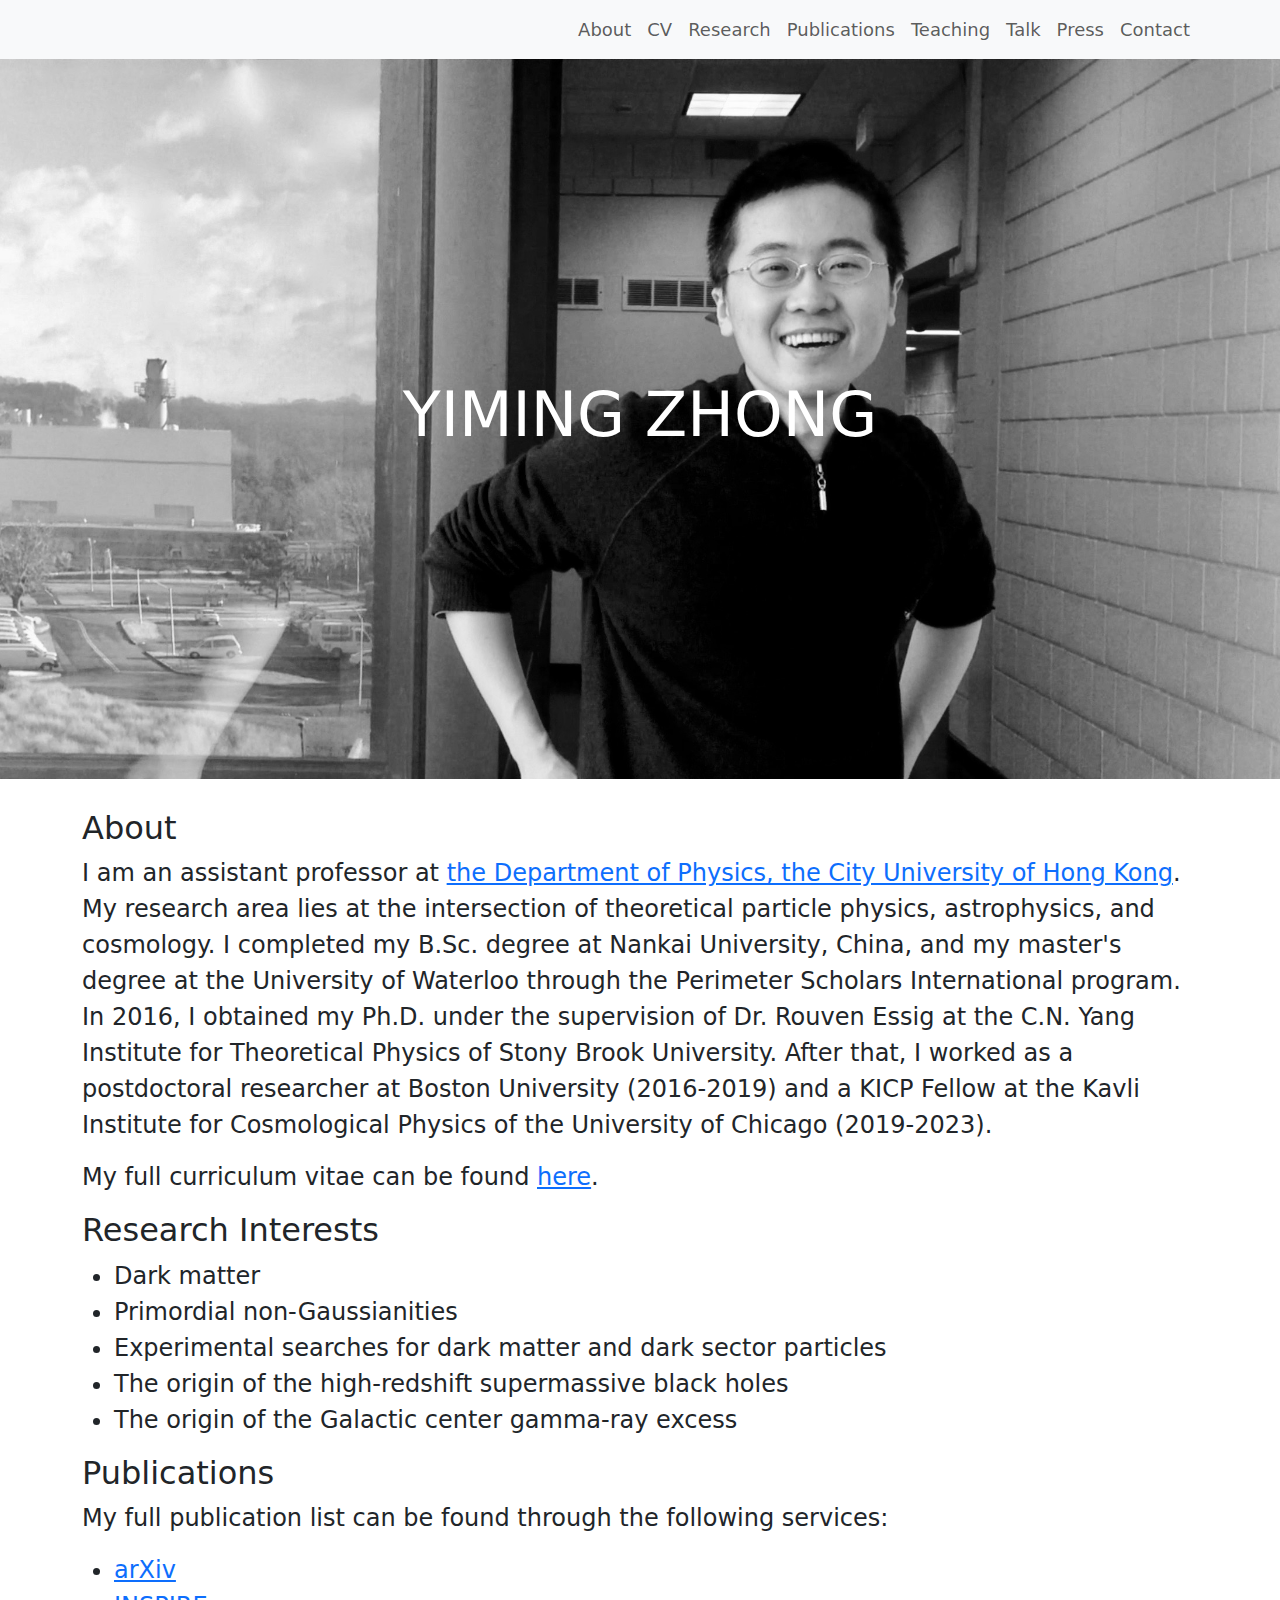
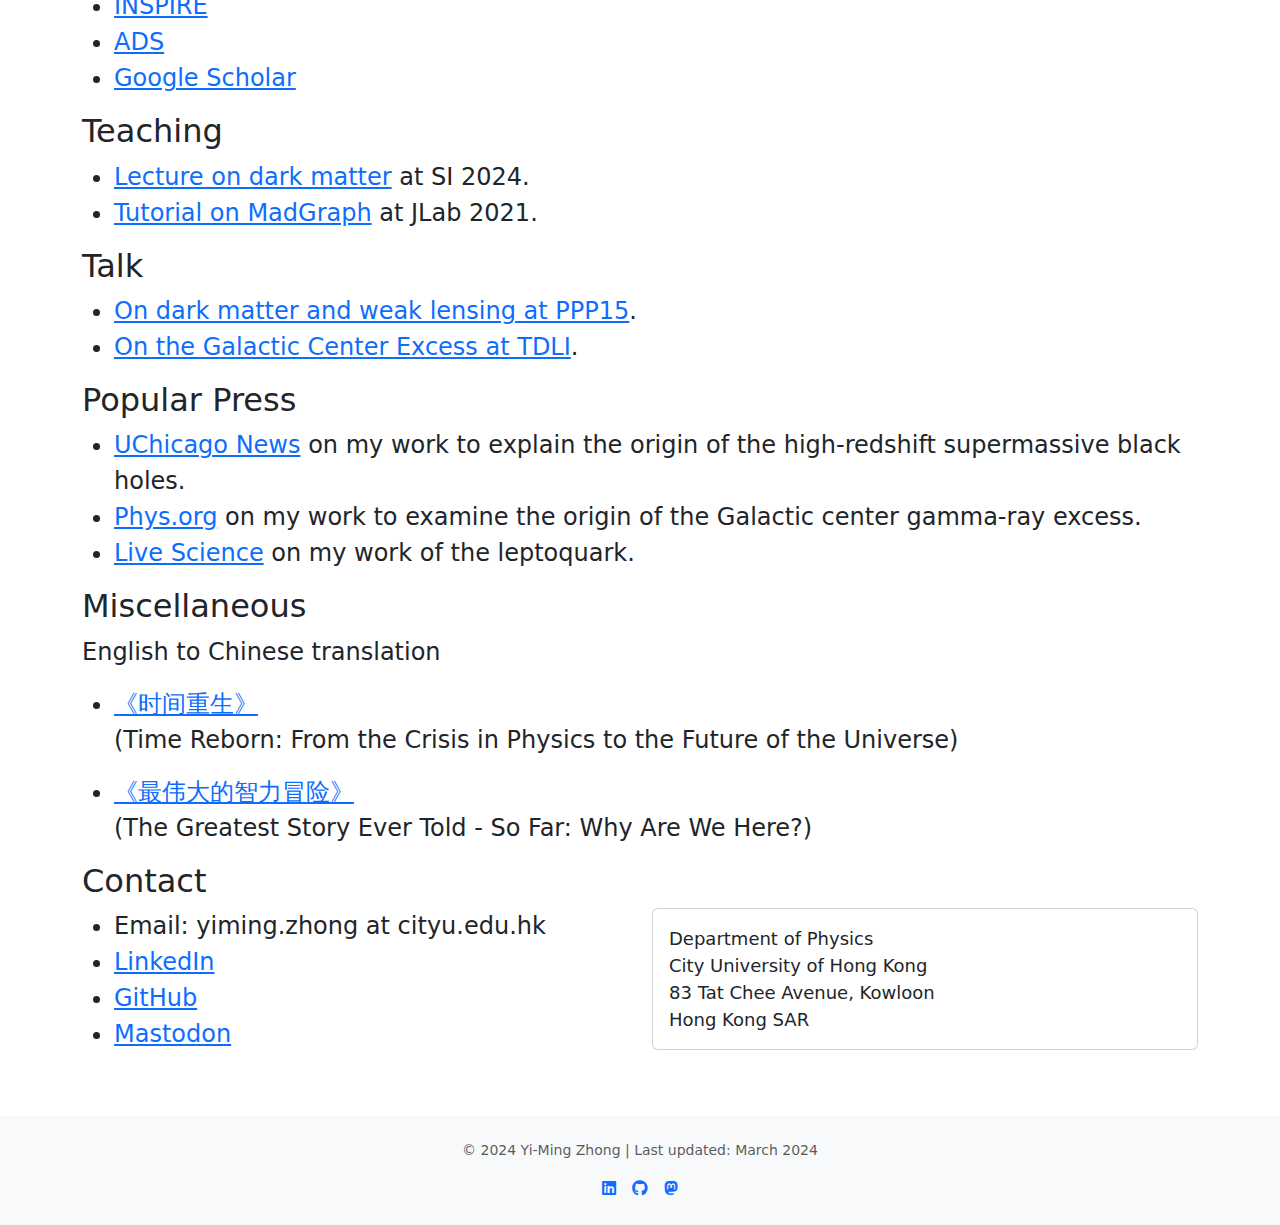
<file: index.html>
<!DOCTYPE html>
<html lang="en">
  <head>

    <!-- Meta tags for SEO and social sharing -->
    <meta charset="utf-8">
    <meta http-equiv="X-UA-Compatible" content="IE=edge">
    <meta name="viewport" content="width=device-width, initial-scale=1">
    <meta name="description" content="Yiming Zhong's academic portfolio - Research in theoretical particle physics, astrophysics, and cosmology at the City University of Hong Kong">
    <meta name="keywords" content="Yiming Zhong, physics, dark matter, particle physics, cosmology, astrophysics, City University of Hong Kong">
    <meta name="author" content="Yiming Zhong">
  
  <!-- Open Graph / Social Media -->
  <meta property="og:title" content="Yiming Zhong - Physics Research">
  <meta property="og:description" content="Research in theoretical particle physics, astrophysics, and cosmology">
  <meta property="og:image" content="https://ymzhong.com/images/profile.jpg">
  <meta property="og:url" content="https://ymzhong.com">

    <!-- Modern Google Analytics (GA4) -->
    <script async src="https://www.googletagmanager.com/gtag/js?id=UA-136512831-1"></script>
    <script>
    window.dataLayer = window.dataLayer || [];
    function gtag(){dataLayer.push(arguments);}
    gtag('js', new Date());
    gtag('config', 'UA-136512831-1');
    </script>
    <!-- End Google Analytics -->
    
    <!-- The above 3 meta tags *must* come first in the head; any other head content must come *after* these tags -->
    <title>Yiming Zhong's Personal Webpage</title>

    <!-- Bootstrap 5 -->
    <link href="https://cdn.jsdelivr.net/npm/bootstrap@5.3.2/dist/css/bootstrap.min.css" rel="stylesheet">
  
    <!-- Custom CSS -->
    <link rel="stylesheet" href="css/custom.css">
  
    <!-- Google Fonts -->
    <link href="https://fonts.googleapis.com/css2?family=Noto+Sans+SC:wght@400;700&display=swap" rel="stylesheet">
  
    <!-- Font Awesome for icons -->
    <link rel="stylesheet" href="https://cdnjs.cloudflare.com/ajax/libs/font-awesome/6.4.0/css/all.min.css">
  </head>


    <!-- HTML5 shim and Respond.js for IE8 support of HTML5 elements and media queries -->
    <!-- WARNING: Respond.js doesn't work if you view the page via file:// -->
    <!--[if lt IE 9]>
      <script src="https://oss.maxcdn.com/html5shiv/3.7.2/html5shiv.min.js"></script>
      <script src="https://oss.maxcdn.com/respond/1.4.2/respond.min.js"></script>
    <![endif]-->


        <style>
      h1 {
      text-align: center;
      font-size: 62px;
      }
          
      h2{
      font-size: 32px;
      }    

      p {
      font-size: 24px;
      }
      ul {
      font-size: 24px;
      }

      hr {
    margin-top: 48px;
    margin-bottom: 48px;
    border: 0;
      }
          
     img {
  height: 24px;
    }

    </style>

  </head>


  <body>
  <!-- Navigation -->
  <!-- smaller front size for navigation bar -->
  <style>
    .navbar-brand {
      font-size: 24px;
    }
    .navbar-nav .nav-link {
      font-size: 18px;
    }
  </style>
  <nav class="navbar navbar-expand-lg navbar-light bg-light sticky-top">
    <div class="container">
      <!-- <a class="navbar-brand" href="#">Yiming Zhong</a> -->
      <a class="navbar-brand" href="#"></a>
      <button class="navbar-toggler" type="button" data-bs-toggle="collapse" data-bs-target="#navbarNav" aria-controls="navbarNav" aria-expanded="false" aria-label="Toggle navigation">
        <span class="navbar-toggler-icon"></span>
      </button>
      <div class="collapse navbar-collapse" id="navbarNav">
        <ul class="navbar-nav ms-auto">
          <li class="nav-item">
            <a class="nav-link" href="#about">About</a>
          </li>
          <li class="nav-item">
            <a class="nav-link" href="#CV">CV</a>
          </li>
          <li class="nav-item">
            <a class="nav-link" href="#research">Research</a>
          </li>
          <li class="nav-item">
            <a class="nav-link" href="#publications">Publications</a>
          </li>
          <li class="nav-item">
            <a class="nav-link" href="#teaching">Teaching</a>
          </li>
          <li class="nav-item">
            <a class="nav-link" href="#talk">Talk</a>
          </li>
          <li class="nav-item">
            <a class="nav-link" href="#press">Press</a>
          </li>
          <li class="nav-item">
            <a class="nav-link" href="#contact">Contact</a>
          </li>
        </ul>
      </div>
    </div>
  </nav>

  <!-- Hero Section -->
  <!-- smaller hero image-->
  <header class="hero-image">
    <div class="hero-text">
      <h1>YIMING ZHONG</h1>
    </div>
  </header>
  
  <!--more space between hero-image and about, less space than hr-->
  <div style="margin-top: 30px;"></div>

  <!--equal spacing between each section-->
  <!-- <style>
    .section {
      margin-bottom: 18px;
    }
  </style> -->

  <!-- add a bullet point before each item in the li items, color black-->
  <!-- <style>
    li::before {
      content: "+";
      color: black;
      font-weight: bold;
      display: inline-block;
      width: 1em;
      margin-left: 0em;
    }
  </style> -->


    
  <main class="container">
    <!-- About Section -->
    <section id="about" class="section">
      <h2>About</h2>
      <div class="row">
        <div class="col-md-12">
          <p>I am an assistant professor at <a href="https://www.cityu.edu.hk/phy/">the Department of Physics, the City University of Hong Kong</a>. My research area lies at the intersection of theoretical particle physics, astrophysics, and cosmology. I completed my B.Sc. degree at Nankai University, China, and my master's degree at the University of Waterloo through the Perimeter Scholars International program. In 2016, I obtained my Ph.D. under the supervision of Dr. Rouven Essig at the C.N. Yang Institute for Theoretical Physics of Stony Brook University. After that, I worked as a postdoctoral researcher at Boston University (2016-2019) and a KICP Fellow at the Kavli Institute for Cosmological Physics of the University of Chicago (2019-2023).</p>
        </div>
      </div>
    </section>

    <!-- Curriculum Vitae -->
    <section id="CV" class="section">
      <div class="row">
        <div class="col-md-12">
          <p>My full curriculum vitae can be found <a href="cv-20230322_s.pdf">here</a>.</p>
        </div>
      </div>
    </section>

    <!-- Research Interests -->
    <section id="research" class="section">
      <h2>Research Interests</h2>
      <div class="row">
        <div class="col-md-12">
          <ul>
            <li>Dark matter</li>
            <li>Primordial non-Gaussianities</li>
            <li>Experimental searches for dark matter and dark sector particles</li>
            <li>The origin of the high-redshift supermassive black holes</li>
            <li>The origin of the Galactic center gamma-ray excess</li>
          </ul>
        </div>
      </div>
    </section>

    <!-- Publications -->
    <section id="publications" class="section">
      <h2>Publications</h2>
      <p>My full publication list can be found through the following services:</p>
      <!--make a list of followin items-->
      <ul>
        <li>
          <a href="https://arxiv.org/a/zhong_y_1.html">arXiv</a>
        </li>
        <li>
          <a href="https://inspirehep.net/authors/1059821">INSPIRE</a>
        </li>
        <li>
          <a href="https://ui.adsabs.harvard.edu/search/q=%20author%3A%22Zhong%2C%20Yiming%22&sort=date%20desc%2C%20bibcode%20desc&p_=0">ADS</a>
        </li>
        <li>
         <a href="https://scholar.google.com/citations?user=uu0l9uoAAAAJ&hl=en">Google Scholar</a>
        </li>
      </ul>
    </section>

    <!-- Teaching Section -->
    <section id="teaching" class="section">
      <h2>Teaching</h2>
      <ul>
        <li>
          <a href="https://github.com/ymzhong/dark_matter_lecture">Lecture on dark matter</a> at SI 2024.
        </li>
        <li>
          <a href="https://github.com/ymzhong/mg5_aMC_tutorial">Tutorial on MadGraph</a> at JLab 2021.
        </li>
      </ul>
    </section>

    <!-- Talk Section -->
    <section id="talk" class="section">
      <h2>Talk</h2>
      <ul>
        <li>
          <a href="https://www.phys.ncts.ntu.edu.tw/uploads/asset/data/67203a3598bbfb3bf7ed8e0e/PPP15_yiming_zhong.pdf">On dark matter and weak lensing at PPP15</a>.
        </li>
        <li>
          <a href="https://indico-tdli.sjtu.edu.cn/event/2262/">On the Galactic Center Excess at TDLI</a>.
        </li>
      </ul>
    </section>

    <!-- Media Coverage -->
    <section id="press" class="section">
      <h2>Popular Press</h2>
      <ul>
        <li>
          <a href="https://news.uchicago.edu/story/could-dark-matter-be-behind-mysterious-supermassive-black-holes-early-universe">UChicago News</a> on my work to explain the origin of the high-redshift supermassive black holes.
        </li>
        <li>
          <a href="https://phys.org/news/2020-07-dim-sources-galactic-center-excess.html">Phys.org</a> on my work to examine the origin of the Galactic center gamma-ray excess.
        </li>
        <li>
          <a href="https://www.livescience.com/63800-lhc-narrows-range-for-leptoquark-particles.html">Live Science</a> on my work of the leptoquark.
        </li>
      </ul>
    </section>
        
    <!-- Miscellaneous -->
    <section class="section">
      <h2>Miscellaneous</h2>
      <p>English to Chinese translation</p>
      <ul>
        <li>
          <a href="https://book.douban.com/subject/26953883/">《时间重生》</a>
          <p>(Time Reborn: From the Crisis in Physics to the Future of the Universe)</p>
        </li>
        <li>
          <a href="https://book.douban.com/subject/34890261/">《最伟大的智力冒险》</a>
          <p>(The Greatest Story Ever Told - So Far: Why Are We Here?)</p>
        </li>
      </ul>
    </section>  
        
    <!-- Contact Section -->
    <section id="contact" class="section">
      <h2>Contact</h2>
      <div class="row">
        <div class="col-md-6">
          <ul>
            <li> Email: yiming.zhong at cityu.edu.hk
            </li>
            <li><a href="https://www.linkedin.com/in/ymzhong">LinkedIn</a>
            </li>
            <li> <a href="https://github.com/ymzhong">GitHub</a>
            </li>
            <li><a rel="me" href="https://mathstodon.xyz/@ymzhong">Mastodon</a>
            </li>
          </ul>
        </div>
        <div class="col-md-6">
          <!-- Google Map or Office Location -->
          <div class="card">
            <div class="card-body">
              <!-- smaller text for card-text-->
              <style>
                .card-text {
                  font-size: 18px;
                }
              </style>
              <p class="card-text">Department of Physics<br>City University of Hong Kong<br>83 Tat Chee Avenue, Kowloon<br>Hong Kong SAR</p>
            </div>
          </div>
        </div>
      </div>
    </section>
  </main> 
        

 <!-- Footer -->
  <footer class="bg-light mt-5 py-4">
    <div class="container text-center">
      <!-- smaller text size for footer only -->
      <style>
        .text-muted {
          font-size: 14px;
        }
      </style>
      <p class="text-muted">© 2024 Yi-Ming Zhong | Last updated: March 2024</p>
      <div class="d-flex justify-content-center gap-3 mt-2">
        <a href="https://www.linkedin.com/in/ymzhong" aria-label="LinkedIn"><i class="fab fa-linkedin"></i></a>
        <a href="https://github.com/ymzhong" aria-label="GitHub"><i class="fab fa-github"></i></a>
        <a rel="me" href="https://mathstodon.xyz/@ymzhong" aria-label="Mastodon"><i class="fab fa-mastodon"></i></a>
      </div>
    </div>
  </footer>

  <!-- Bootstrap JS and Popper (required for Bootstrap components) -->
  <script src="https://cdn.jsdelivr.net/npm/bootstrap@5.3.2/dist/js/bootstrap.bundle.min.js"></script>
  
  <!-- Custom JavaScript -->
  <script>
    // Enable smooth scrolling
    document.querySelectorAll('a[href^="#"]').forEach(anchor => {
      anchor.addEventListener('click', function (e) {
        e.preventDefault();
        
        document.querySelector(this.getAttribute('href')).scrollIntoView({
          behavior: 'smooth'
        });
      });
    });
  </script>
</body>
</html>
</file>
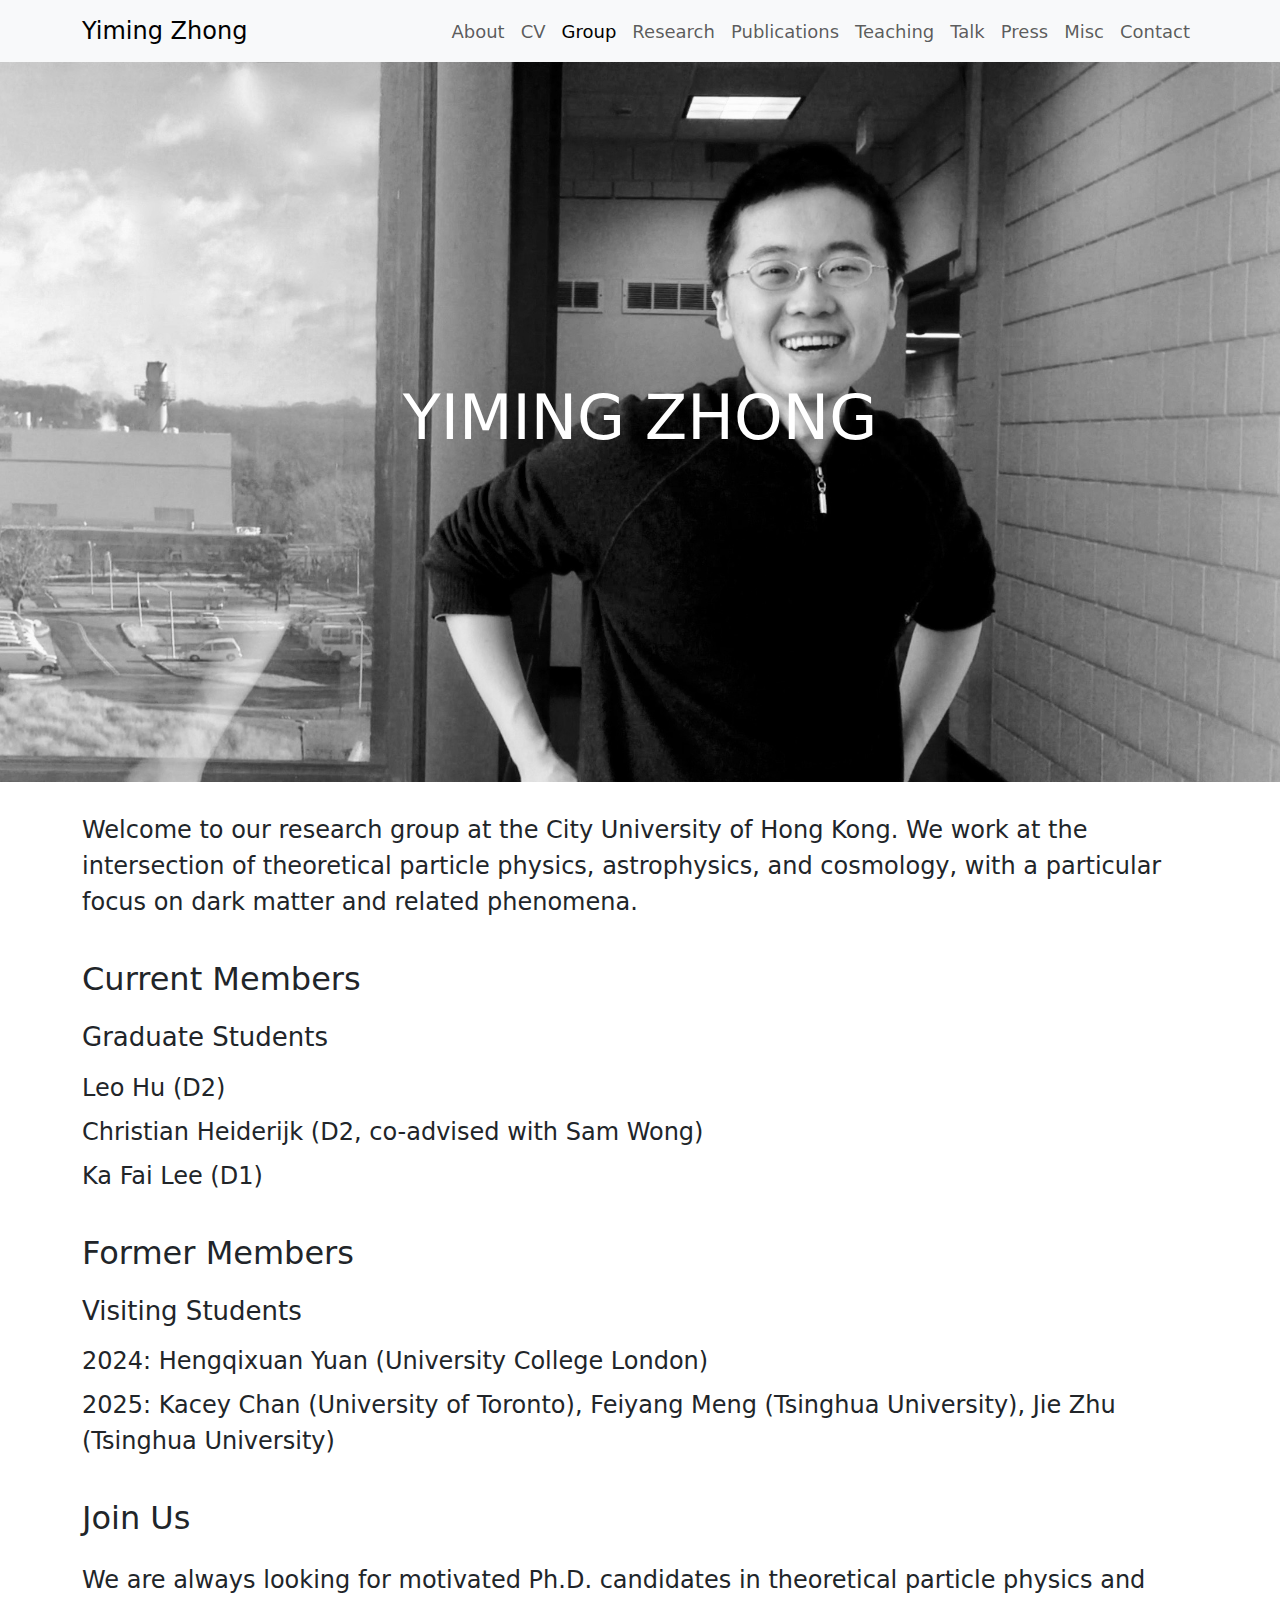
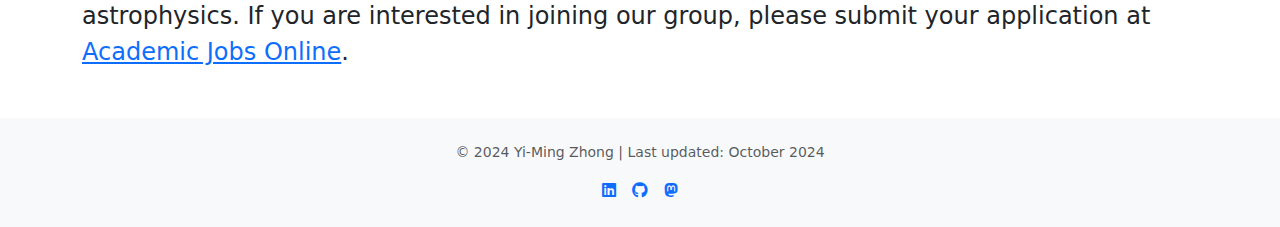
<file: group.html>
<!DOCTYPE html>
<html lang="en">
  <head>

    <!-- Meta tags for SEO and social sharing -->
    <meta charset="utf-8">
    <meta http-equiv="X-UA-Compatible" content="IE=edge">
    <meta name="viewport" content="width=device-width, initial-scale=1">
    <meta name="description" content="Research group members at Yiming Zhong's lab - Department of Physics, City University of Hong Kong">
    <meta name="keywords" content="Yiming Zhong, physics, dark matter, research group, City University of Hong Kong">
    <meta name="author" content="Yiming Zhong">
  
  <!-- Open Graph / Social Media -->
  <meta property="og:title" content="Yiming Zhong - Research Group">
  <meta property="og:description" content="Current and former members of the research group">
  <meta property="og:image" content="https://ymzhong.com/images/profile.jpg">
  <meta property="og:url" content="https://ymzhong.com/group.html">

    <!-- Modern Google Analytics (GA4) -->
    <script async src="https://www.googletagmanager.com/gtag/js?id=UA-136512831-1"></script>
    <script>
    window.dataLayer = window.dataLayer || [];
    function gtag(){dataLayer.push(arguments);}
    gtag('js', new Date());
    gtag('config', 'UA-136512831-1');
    </script>
    <!-- End Google Analytics -->
    
    <!-- The above 3 meta tags *must* come first in the head; any other head content must come *after* these tags -->
    <title>Yiming Zhong</title>

    <!-- Bootstrap 5 -->
    <link href="https://cdn.jsdelivr.net/npm/bootstrap@5.3.2/dist/css/bootstrap.min.css" rel="stylesheet">
  
    <!-- Custom CSS -->
    <link rel="stylesheet" href="css/custom.css">
  
    <!-- Google Fonts -->
    <link href="https://fonts.googleapis.com/css2?family=Noto+Sans+SC:wght@400;700&display=swap" rel="stylesheet">
  
    <!-- Font Awesome for icons -->
    <link rel="stylesheet" href="https://cdnjs.cloudflare.com/ajax/libs/font-awesome/6.4.0/css/all.min.css">

    <style>
      h1 {
        text-align: center;
        font-size: 62px;
      }
          
      h2 {
        font-size: 32px;
        margin-top: 40px;
        margin-bottom: 24px;
      }

      h3 {
        font-size: 26px;
        margin-top: 24px;
        margin-bottom: 16px;
      }

      p {
        font-size: 24px;
      }

      ul {
        font-size: 24px;
      }

      hr {
        margin-top: 48px;
        margin-bottom: 48px;
        border: 0;
      }
          
      img {
        height: 24px;
      }

      .member-item {
        margin-bottom: 8px;
        font-size: 24px;
      }

      .member-name {
        font-weight: 600;
        font-size: 24px;
      }

      .member-details {
        font-size: 20px;
        margin-left: 0;
        line-height: 1.6;
      }

      .member-position {
        font-style: italic;
      }
    </style>
  </head>

  <body>
  <!-- Navigation -->
  <style>
    .navbar-brand {
      font-size: 24px;
    }
    .navbar-nav .nav-link {
      font-size: 18px;
    }
  </style>
  <nav class="navbar navbar-expand-lg navbar-light bg-light sticky-top">
    <div class="container">
      <a class="navbar-brand" href="index.html">Yiming Zhong</a>
      <button class="navbar-toggler" type="button" data-bs-toggle="collapse" data-bs-target="#navbarNav" aria-controls="navbarNav" aria-expanded="false" aria-label="Toggle navigation">
        <span class="navbar-toggler-icon"></span>
      </button>
      <div class="collapse navbar-collapse" id="navbarNav">
        <ul class="navbar-nav ms-auto">
          <li class="nav-item">
            <a class="nav-link" href="index.html#about">About</a>
          </li>
          <li class="nav-item">
            <a class="nav-link" href="index.html#CV">CV</a>
          </li>
          <li class="nav-item">
            <a class="nav-link active" href="group.html">Group</a>
          </li>
          <li class="nav-item">
            <a class="nav-link" href="index.html#research">Research</a>
          </li>
          <li class="nav-item">
            <a class="nav-link" href="index.html#publications">Publications</a>
          </li>
          <li class="nav-item">
            <a class="nav-link" href="index.html#teaching">Teaching</a>
          </li>
          <li class="nav-item">
            <a class="nav-link" href="index.html#talk">Talk</a>
          </li>
          <li class="nav-item">
            <a class="nav-link" href="index.html#press">Press</a>
          </li>
          <li class="nav-item">
            <a class="nav-link" href="index.html#misc">Misc</a>
          </li>
          <li class="nav-item">
            <a class="nav-link" href="index.html#contact">Contact</a>
          </li>
        </ul>
      </div>
    </div>
  </nav>

  <!-- Hero Section -->
  <header class="hero-image">
    <div class="hero-text">
      <h1>YIMING ZHONG</h1>
    </div>
  </header>
  
  <div style="margin-top: 30px;"></div>

  <main class="container">
    <!-- Introduction -->
    <section class="section">
      <p>Welcome to our research group at the City University of Hong Kong. We work at the intersection of theoretical particle physics, astrophysics, and cosmology, with a particular focus on dark matter and related phenomena.</p>
    </section>

    <!-- Current Members Section -->
    <section class="section">
      <h2>Current Members</h2>
      
      <!-- <h3>Postdoctoral Researchers</h3>
      <div class="member-item">
        <a href="https://inspirehep.net/authors/1958899">Yuxuan He</a>
      </div>

      <div class="member-item">
        <a href="https://inspirehep.net/authors/1712090">Yu-Cheng Qiu</a>
      </div> -->

      <h3>Graduate Students</h3>
      <div class="member-item">
        Leo Hu (D2)
      </div>

      <div class="member-item">
        Christian Heiderijk (D2, co-advised with Sam Wong)
      </div>

      <div class="member-item">
        Ka Fai Lee (D1)
      </div>
    </section>

    <!-- Former Members Section -->
    <section class="section">
      <h2>Former Members</h2>

      <h3>Visiting Students</h3>
      <div class="member-item">
        2024: Hengqixuan Yuan (University College London)
      </div>

      <div class="member-item">
        2025: Kacey Chan (University of Toronto), Feiyang Meng (Tsinghua University), Jie Zhu (Tsinghua University)
      </div>

    </section>

    <!-- Join Us Section -->
    <section class="section">
      <h2>Join Us</h2>
      <p>We are always looking for motivated Ph.D. candidates in theoretical particle physics and astrophysics. If you are interested in joining our group, please submit your application at <a href="https://academicjobsonline.org/ajo/jobs/30747">Academic Jobs Online</a>.</p>
    </section>
  </main>

  <!-- Footer -->
  <footer class="bg-light mt-5 py-4">
    <div class="container text-center">
      <style>
        .text-muted {
          font-size: 14px;
        }
      </style>
      <p class="text-muted">© 2024 Yi-Ming Zhong | Last updated: October 2024</p>
      <div class="d-flex justify-content-center gap-3 mt-2">
        <a href="https://www.linkedin.com/in/ymzhong" aria-label="LinkedIn"><i class="fab fa-linkedin"></i></a>
        <a href="https://github.com/ymzhong" aria-label="GitHub"><i class="fab fa-github"></i></a>
        <a rel="me" href="https://mathstodon.xyz/@ymzhong" aria-label="Mastodon"><i class="fab fa-mastodon"></i></a>
      </div>
    </div>
  </footer>

  <!-- Bootstrap JS and Popper (required for Bootstrap components) -->
  <script src="https://cdn.jsdelivr.net/npm/bootstrap@5.3.2/dist/js/bootstrap.bundle.min.js"></script>
  
</body>
</html>
</file>
<file: css/custom.css>
body, html {
    height: 100%;
}

/* The hero image */
.hero-image {
  /* Use "linear-gradient" to add a darken background effect to the image (photographer.jpg). This will make the text easier to read */
  background-image: url('../image/blackwhite.jpeg');

  /* Set a specific height */
  height: 80%;

  /* Position and center the image to scale nicely on all screens */
  background-position: center;
  background-repeat: no-repeat;
  background-size: cover;
  position: relative;
}

/* Place text in the middle of the image */
.hero-text {
  text-align: center;
  position: absolute;
  top: 50%;
  left: 50%;
  transform: translate(-50%, -50%);
  color: white;
}
</file>
